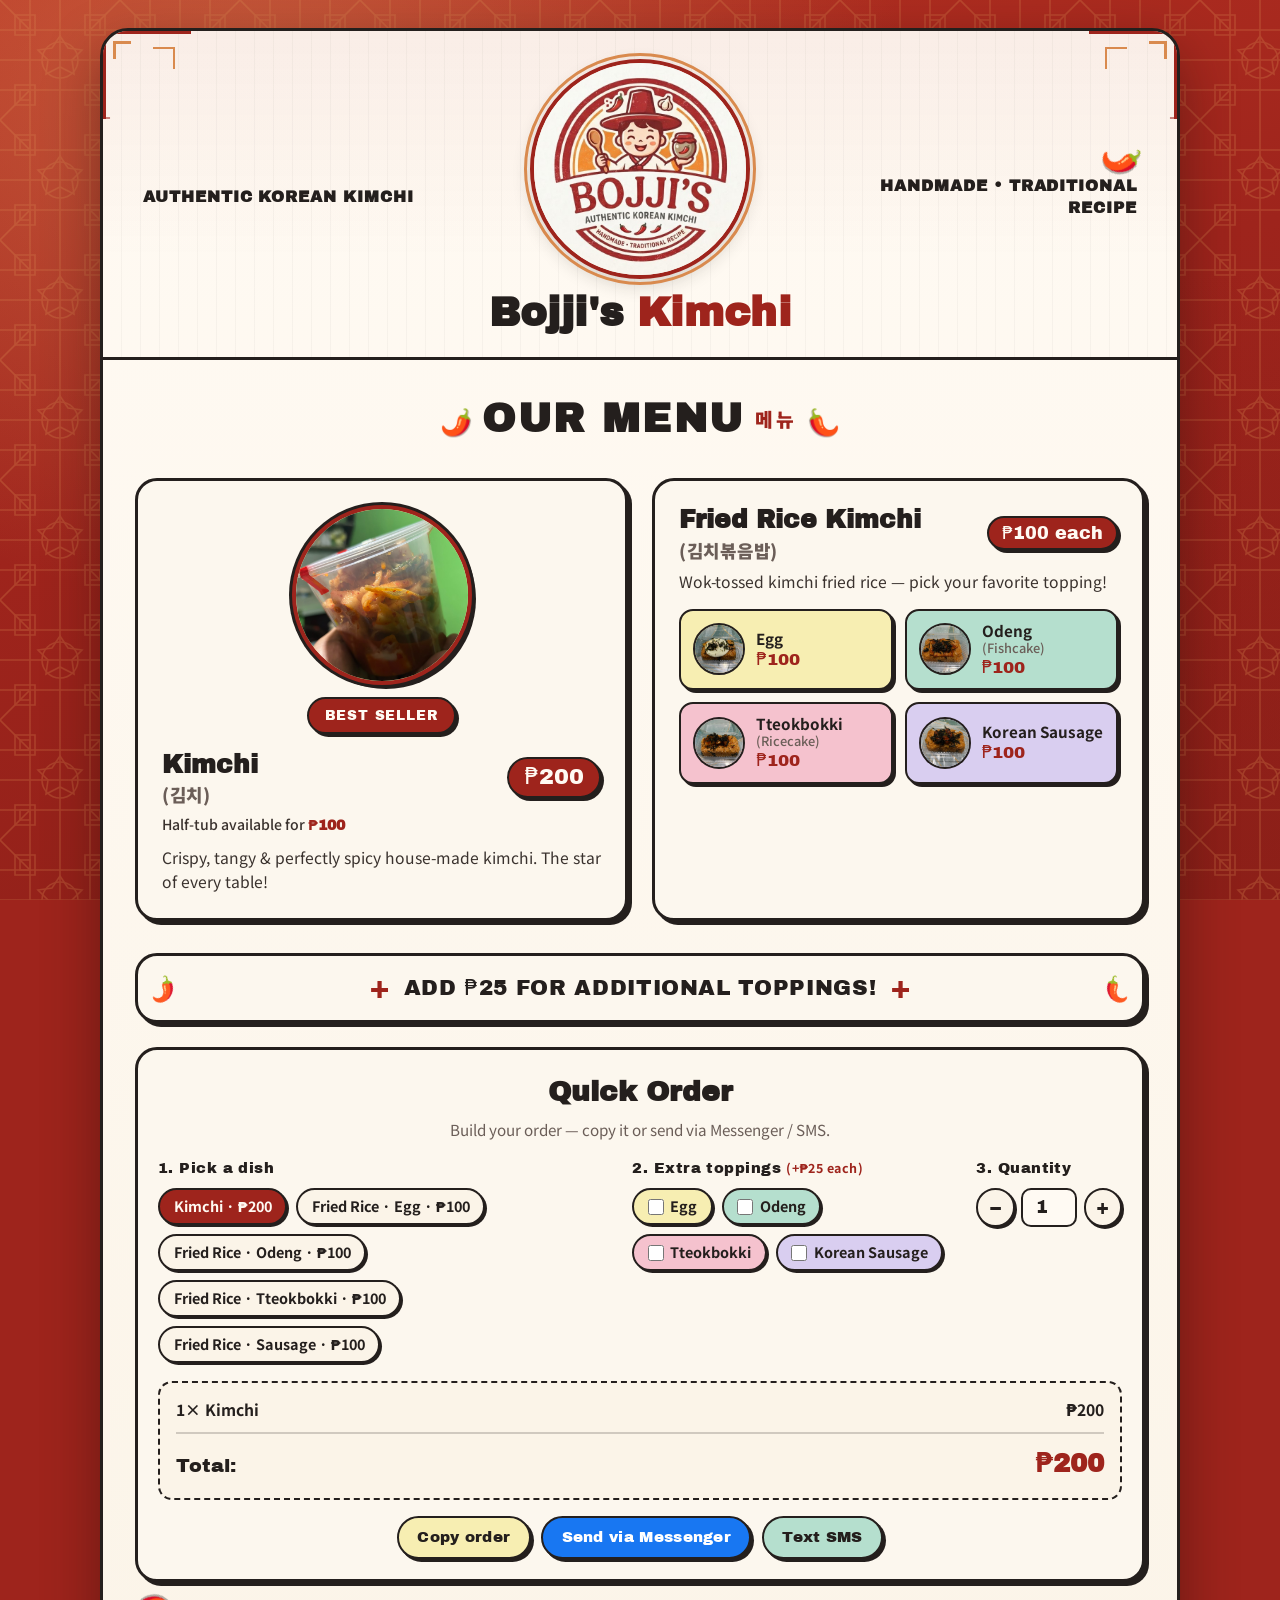
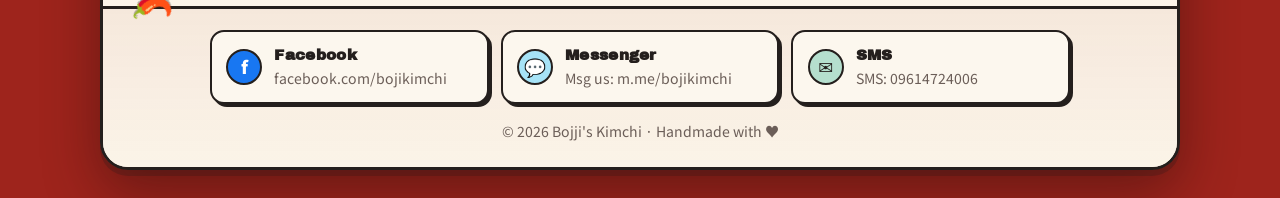
<file: index.html>
<!DOCTYPE html>
<html lang="en">
<head>
  <meta charset="UTF-8" />
  <meta name="viewport" content="width=device-width, initial-scale=1.0" />
  <meta name="description" content="Bojji's Kimchi — Authentic Korean Kimchi. Handmade · Traditional Recipe. Kimchi and kimchi fried rice with toppings." />
  <title>Bojji's Kimchi — Authentic Korean Kimchi</title>
  <link rel="preconnect" href="https://fonts.googleapis.com" />
  <link rel="preconnect" href="https://fonts.gstatic.com" crossorigin />
  <link href="https://fonts.googleapis.com/css2?family=Archivo+Black&family=Noto+Sans+KR:wght@400;500;700;900&display=swap" rel="stylesheet" />
  <link rel="stylesheet" href="styles.css" />
  <link rel="icon" type="image/jpeg" href="logo.jpeg" />
</head>
<body>
  <!-- Ornamental corner motifs inside the cream sheet (changsal/dancheong) -->
  <div class="sheet">
    <span class="changsal changsal--tl" aria-hidden="true"></span>
    <span class="changsal changsal--tr" aria-hidden="true"></span>
    <span class="chili-decor chili-decor--ur" aria-hidden="true">🌶️</span>
    <span class="chili-decor chili-decor--ll" aria-hidden="true">🌶️</span>

    <!-- ===== Top header bar ===== -->
    <header class="top-bar">
      <div class="top-bar__side top-bar__side--left">
        <p class="tagline">AUTHENTIC KOREAN KIMCHI</p>
      </div>

      <div class="top-bar__logo">
        <img class="logo-emblem" src="logo-square.jpeg" alt="Bojji's Kimchi circular emblem — cheerful character in traditional attire holding a wooden spoon and kimchi jar" width="600" height="600" />
        <h1 class="brand">Bojji's <span>Kimchi</span></h1>
      </div>

      <div class="top-bar__side top-bar__side--right">
        <p class="tagline">HANDMADE • TRADITIONAL RECIPE</p>
      </div>
    </header>

    <main>
      <!-- ===== Section title ===== -->
      <div class="section-head">
        <span class="chili" aria-hidden="true">🌶️</span>
        <h2 class="section-title">OUR MENU</h2>
        <span class="section-hangul" aria-hidden="true">메뉴</span>
        <span class="chili chili--flip" aria-hidden="true">🌶️</span>
      </div>

      <!-- ===== 2-column menu grid ===== -->
      <div class="menu-grid">
        <!-- Left: Kimchi -->
        <article class="menu-card menu-card--kimchi">
          <div class="menu-card__media">
            <div class="photo-ring">
              <img src="images/kimchi.jpeg" alt="House-made kimchi in a clear deli container" loading="lazy" width="400" height="400" />
            </div>
            <span class="badge-best">BEST SELLER</span>
          </div>

          <div class="menu-card__body">
            <div class="menu-card__title-row">
              <h3 class="menu-card__title">Kimchi <span class="hangul">(김치)</span></h3>
              <span class="price-pill">₱200</span>
            </div>
            <p class="price-note">Half-tub available for <strong>₱100</strong></p>
            <p class="menu-card__desc">Crispy, tangy &amp; perfectly spicy house-made kimchi. The star of every table!</p>
          </div>
        </article>

        <!-- Right: Fried Rice Kimchi -->
        <article class="menu-card menu-card--rice">
          <div class="menu-card__body">
            <div class="menu-card__title-row">
              <h3 class="menu-card__title">Fried Rice Kimchi <span class="hangul">(김치볶음밥)</span></h3>
              <span class="price-pill price-pill--sm">₱100 each</span>
            </div>
            <p class="menu-card__desc">Wok-tossed kimchi fried rice — pick your favorite topping!</p>

            <!-- 2×2 topping grid -->
            <ul class="topping-grid">
              <li class="topping topping--egg">
                <img class="topping__photo" src="images/Egg.jpeg" alt="Kimchi fried rice with egg" loading="lazy" width="80" height="80" />
                <div class="topping__meta">
                  <span class="topping__name">Egg</span>
                  <span class="topping__price">₱100</span>
                </div>
              </li>
              <li class="topping topping--odeng">
                <img class="topping__photo" src="images/Odeng.jpeg" alt="Kimchi fried rice with odeng fishcake" loading="lazy" width="80" height="80" />
                <div class="topping__meta">
                  <span class="topping__name">Odeng <small>(Fishcake)</small></span>
                  <span class="topping__price">₱100</span>
                </div>
              </li>
              <li class="topping topping--tteok">
                <img class="topping__photo" src="images/Tteokbokki.jpeg" alt="Kimchi fried rice with tteokbokki ricecake" loading="lazy" width="80" height="80" />
                <div class="topping__meta">
                  <span class="topping__name">Tteokbokki <small>(Ricecake)</small></span>
                  <span class="topping__price">₱100</span>
                </div>
              </li>
              <li class="topping topping--sausage">
                <img class="topping__photo" src="images/Sausage.jpeg" alt="Kimchi fried rice with Korean sausage" loading="lazy" width="80" height="80" />
                <div class="topping__meta">
                  <span class="topping__name">Korean Sausage</span>
                  <span class="topping__price">₱100</span>
                </div>
              </li>
            </ul>
          </div>
        </article>
      </div>

      <!-- ===== Additional toppings callout ===== -->
      <div class="callout" role="note">
        <span class="callout__mark" aria-hidden="true">+</span>
        <p class="callout__text">ADD ₱25 FOR ADDITIONAL TOPPINGS!</p>
        <span class="callout__mark" aria-hidden="true">+</span>
      </div>

      <!-- ===== Interactive order builder ===== -->
      <section class="order" id="order" aria-labelledby="order-heading">
        <div class="order__head">
          <h2 id="order-heading" class="order__title">Quick Order</h2>
          <p class="order__sub">Build your order — copy it or send via Messenger / SMS.</p>
        </div>

        <div class="order__grid">
          <div class="order__pick">
            <p class="order__label">1. Pick a dish</p>
            <div class="chip-row" role="radiogroup" aria-label="Dish">
              <button type="button" class="chip chip--dish is-active" data-dish="Kimchi" data-price="200" aria-pressed="true">Kimchi · ₱200</button>
              <button type="button" class="chip chip--dish" data-dish="Fried Rice — Egg" data-price="100" aria-pressed="false">Fried Rice · Egg · ₱100</button>
              <button type="button" class="chip chip--dish" data-dish="Fried Rice — Odeng" data-price="100" aria-pressed="false">Fried Rice · Odeng · ₱100</button>
              <button type="button" class="chip chip--dish" data-dish="Fried Rice — Tteokbokki" data-price="100" aria-pressed="false">Fried Rice · Tteokbokki · ₱100</button>
              <button type="button" class="chip chip--dish" data-dish="Fried Rice — Korean Sausage" data-price="100" aria-pressed="false">Fried Rice · Sausage · ₱100</button>
            </div>
          </div>

          <div class="order__extras">
            <p class="order__label">2. Extra toppings <span class="order__hint">(+₱25 each)</span></p>
            <div class="chip-row">
              <label class="chip chip--extra chip--egg"><input type="checkbox" data-extra="Egg" /> Egg</label>
              <label class="chip chip--extra chip--odeng"><input type="checkbox" data-extra="Odeng" /> Odeng</label>
              <label class="chip chip--extra chip--tteok"><input type="checkbox" data-extra="Tteokbokki" /> Tteokbokki</label>
              <label class="chip chip--extra chip--sausage"><input type="checkbox" data-extra="Korean Sausage" /> Korean Sausage</label>
            </div>
          </div>

          <div class="order__qty">
            <p class="order__label">3. Quantity</p>
            <div class="qty">
              <button type="button" class="qty__btn" id="qty-minus" aria-label="Decrease quantity">−</button>
              <input type="number" id="qty" class="qty__input" value="1" min="1" max="99" inputmode="numeric" aria-label="Quantity" />
              <button type="button" class="qty__btn" id="qty-plus" aria-label="Increase quantity">+</button>
            </div>
          </div>
        </div>

        <div class="order__summary">
          <div class="order__lines" id="summary-lines" aria-live="polite"></div>
          <p class="order__total">Total: <strong id="summary-total">₱200</strong></p>
        </div>

        <div class="order__actions">
          <button type="button" class="btn btn--copy" id="btn-copy">Copy order</button>
          <a class="btn btn--msg" id="btn-msg" href="https://m.me/bojikimchi" target="_blank" rel="noopener noreferrer">Send via Messenger</a>
          <a class="btn btn--sms" id="btn-sms" href="sms:09614724006">Text SMS</a>
        </div>
        <p class="order__toast" id="order-toast" hidden>Copied to clipboard!</p>
      </section>
    </main>

    <!-- ===== Footer / order channels ===== -->
    <footer class="footer">
      <div class="footer__channels">
        <a class="channel channel--fb" href="https://www.facebook.com/bojikimchi/" target="_blank" rel="noopener noreferrer">
          <span class="channel__icon" aria-hidden="true">f</span>
          <span class="channel__text">
            <strong>Facebook</strong>
            <span>facebook.com/bojikimchi</span>
          </span>
        </a>
        <a class="channel channel--msg" href="https://m.me/bojikimchi" target="_blank" rel="noopener noreferrer">
          <span class="channel__icon" aria-hidden="true">💬</span>
          <span class="channel__text">
            <strong>Messenger</strong>
            <span>Msg us: m.me/bojikimchi</span>
          </span>
        </a>
        <a class="channel channel--sms" href="sms:09614724006">
          <span class="channel__icon" aria-hidden="true">✉️</span>
          <span class="channel__text">
            <strong>SMS</strong>
            <span>SMS: 09614724006</span>
          </span>
        </a>
      </div>
      <p class="footer__copy">© <span id="year"></span> Bojji's Kimchi · Handmade with ♥</p>
    </footer>
  </div>

  <script>
    document.getElementById("year").textContent = new Date().getFullYear();

    const EXTRA_PRICE = 25;
    const dishChips = document.querySelectorAll(".chip--dish");
    const extraChecks = document.querySelectorAll(".chip--extra input");
    const qtyInput = document.getElementById("qty");
    const summaryLines = document.getElementById("summary-lines");
    const summaryTotal = document.getElementById("summary-total");
    const btnCopy = document.getElementById("btn-copy");
    const btnMsg = document.getElementById("btn-msg");
    const btnSms = document.getElementById("btn-sms");
    const toast = document.getElementById("order-toast");

    let dish = { name: "Kimchi", price: 200 };

    function php(n) {
      return "₱" + n.toLocaleString("en-PH");
    }

    function selectedExtras() {
      return Array.from(extraChecks)
        .filter((c) => c.checked)
        .map((c) => c.dataset.extra);
    }

    function orderText() {
      const qty = Math.max(1, parseInt(qtyInput.value, 10) || 1);
      const extras = selectedExtras();
      const lines = [];
      lines.push("Bojji's Kimchi order");
      lines.push(`${qty}× ${dish.name} — ${php(dish.price * qty)}`);
      if (extras.length) {
        const extraTotal = EXTRA_PRICE * extras.length * qty;
        lines.push(`Extra toppings (${extras.join(", ")}) — ${php(extraTotal)}`);
      }
      const total = dish.price * qty + EXTRA_PRICE * extras.length * qty;
      lines.push(`Total: ${php(total)}`);
      lines.push("Thank you! 🌶️");
      return lines.join("\n");
    }

    function render() {
      const qty = Math.max(1, parseInt(qtyInput.value, 10) || 1);
      if (String(qty) !== qtyInput.value) qtyInput.value = qty;
      const extras = selectedExtras();
      const extraTotal = EXTRA_PRICE * extras.length * qty;
      const total = dish.price * qty + extraTotal;

      const parts = [
        `<div class="sum-line"><span>${qty}× ${dish.name}</span><span>${php(dish.price * qty)}</span></div>`,
      ];
      if (extras.length) {
        parts.push(
          `<div class="sum-line sum-line--muted"><span>+ ${extras.join(", ")} (${php(EXTRA_PRICE)} each${qty > 1 ? " × " + qty : ""})</span><span>${php(extraTotal)}</span></div>`
        );
      }
      summaryLines.innerHTML = parts.join("");
      summaryTotal.textContent = php(total);

      const text = encodeURIComponent(orderText());
      btnMsg.href = "https://m.me/bojikimchi?text=" + text;
      btnSms.href = "sms:09614724006?body=" + text;
    }

    dishChips.forEach((btn) => {
      btn.addEventListener("click", () => {
        dishChips.forEach((b) => {
          b.classList.remove("is-active");
          b.setAttribute("aria-pressed", "false");
        });
        btn.classList.add("is-active");
        btn.setAttribute("aria-pressed", "true");
        dish = { name: btn.dataset.dish, price: Number(btn.dataset.price) };
        render();
      });
    });

    extraChecks.forEach((c) => c.addEventListener("change", render));
    qtyInput.addEventListener("input", render);
    document.getElementById("qty-minus").addEventListener("click", () => {
      qtyInput.value = Math.max(1, (parseInt(qtyInput.value, 10) || 1) - 1);
      render();
    });
    document.getElementById("qty-plus").addEventListener("click", () => {
      qtyInput.value = Math.min(99, (parseInt(qtyInput.value, 10) || 1) + 1);
      render();
    });

    btnCopy.addEventListener("click", async () => {
      try {
        await navigator.clipboard.writeText(orderText());
      } catch {
        const ta = document.createElement("textarea");
        ta.value = orderText();
        document.body.appendChild(ta);
        ta.select();
        document.execCommand("copy");
        ta.remove();
      }
      toast.hidden = false;
      setTimeout(() => (toast.hidden = true), 1800);
    });

    render();
  </script>
</body>
</html>
</file>
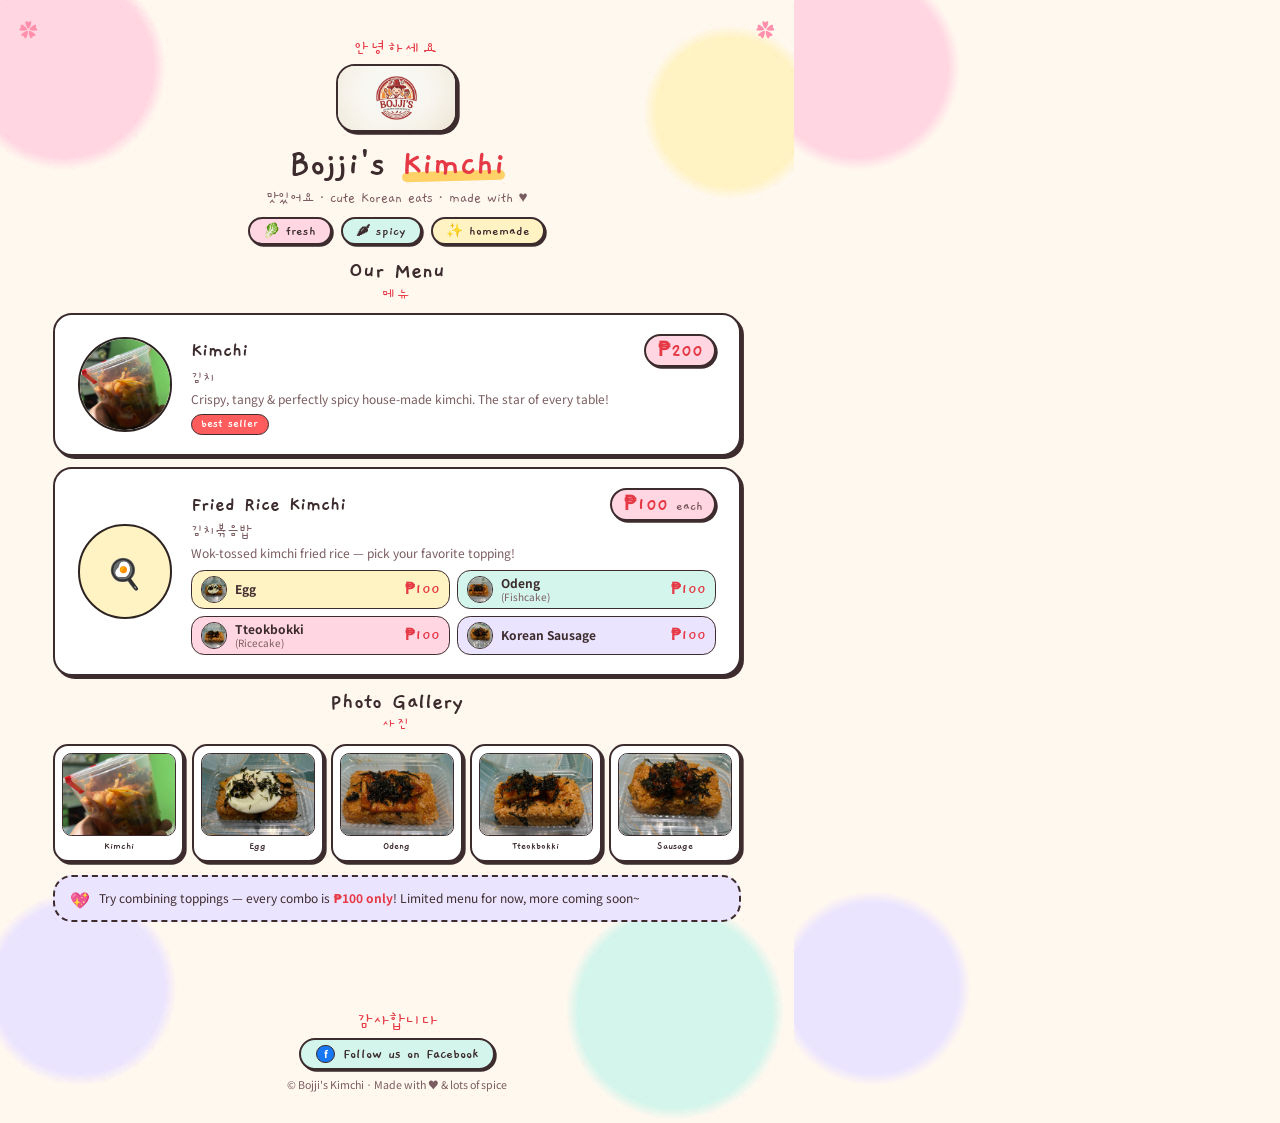
<file: menu-print.html>
<!DOCTYPE html>
<html lang="en">
<head>
  <meta charset="UTF-8" />
  <title>Bojji's Kimchi — Menu</title>
  <link rel="preconnect" href="https://fonts.googleapis.com" />
  <link rel="preconnect" href="https://fonts.gstatic.com" crossorigin />
  <link href="https://fonts.googleapis.com/css2?family=Gaegu:wght@400;700&family=Noto+Sans+KR:wght@400;500;700&display=swap" rel="stylesheet" />
  <style>
    @page {
      size: A4;
      margin: 0;
    }

    * {
      box-sizing: border-box;
      margin: 0;
      padding: 0;
    }

    html, body {
      width: 210mm;
      min-height: 297mm;
    }

    body {
      font-family: "Noto Sans KR", system-ui, sans-serif;
      color: #3d2c2e;
      background:
        radial-gradient(circle at 8% 6%, #ffd6e2 0 7%, transparent 8%),
        radial-gradient(circle at 92% 10%, #fff3c4 0 6%, transparent 7%),
        radial-gradient(circle at 85% 90%, #d4f5ec 0 8%, transparent 9%),
        radial-gradient(circle at 10% 88%, #ebe4ff 0 7%, transparent 8%),
        #fff8ef;
      -webkit-print-color-adjust: exact;
      print-color-adjust: exact;
    }

    .page {
      position: relative;
      width: 210mm;
      min-height: 297mm;
      padding: 10mm 14mm 8mm;
      display: flex;
      flex-direction: column;
    }

    .page::before {
      content: "";
      position: absolute;
      inset: 0;
      background-image: radial-gradient(rgba(255, 93, 93, 0.08) 1.1px, transparent 1.1px);
      background-size: 16px 16px;
      pointer-events: none;
    }

    .inner {
      position: relative;
      z-index: 1;
      display: flex;
      flex-direction: column;
      flex: 1;
    }

    /* ===== Header ===== */
    .header {
      text-align: center;
      margin-bottom: 3.5mm;
    }

    .hangul-top {
      font-family: "Gaegu", cursive;
      font-size: 13pt;
      color: #e63946;
      letter-spacing: 0.18em;
      margin-bottom: 1.5mm;
    }

    .logo {
      width: 32mm;
      height: auto;
      border-radius: 5mm;
      border: 2pt solid #3d2c2e;
      box-shadow: 2pt 2pt 0 #3d2c2e;
      background: #fff1dc;
      margin: 0 auto 2mm;
    }

    h1 {
      font-family: "Gaegu", cursive;
      font-size: 28pt;
      font-weight: 700;
      line-height: 1.05;
      color: #3d2c2e;
    }

    h1 span {
      color: #e63946;
      position: relative;
    }

    h1 span::after {
      content: "";
      position: absolute;
      left: 0;
      right: 0;
      bottom: 0.05em;
      height: 0.26em;
      background: #ffd166;
      z-index: -1;
      border-radius: 999px;
      transform: rotate(-1.5deg);
    }

    .subtitle {
      font-family: "Gaegu", cursive;
      font-size: 11.5pt;
      color: #7a5c60;
      margin-top: 1mm;
    }

    .badges {
      display: flex;
      justify-content: center;
      gap: 2.5mm;
      margin-top: 2.5mm;
    }

    .badge {
      font-family: "Gaegu", cursive;
      font-size: 10.5pt;
      font-weight: 700;
      padding: 0.8mm 3.5mm;
      border-radius: 999px;
      border: 1.5pt solid #3d2c2e;
      box-shadow: 1.3pt 1.3pt 0 #3d2c2e;
    }

    .badge-pink { background: #ffd6e2; }
    .badge-mint { background: #d4f5ec; }
    .badge-yellow { background: #fff3c4; }

    /* ===== Section titles ===== */
    .section-title {
      text-align: center;
      margin-bottom: 2.5mm;
    }

    .section-title h2 {
      font-family: "Gaegu", cursive;
      font-size: 18pt;
      font-weight: 700;
      line-height: 1.1;
    }

    .section-title .sub {
      font-family: "Gaegu", cursive;
      font-size: 11pt;
      color: #e63946;
      letter-spacing: 0.2em;
    }

    /* ===== Menu cards ===== */
    .menu {
      display: flex;
      flex-direction: column;
      gap: 3mm;
      margin-bottom: 3.5mm;
    }

    .card {
      display: flex;
      gap: 5mm;
      align-items: center;
      background: #ffffff;
      border: 2pt solid #3d2c2e;
      border-radius: 5mm;
      padding: 5mm 6mm;
      box-shadow: 2.2pt 2.2pt 0 #3d2c2e;
    }

    .card-kimchi .card-icon { background: #d4f5ec; }
    .card-rice .card-icon { background: #fff3c4; }

    .card-photo {
      width: 25mm;
      height: 25mm;
      min-width: 25mm;
      min-height: 25mm;
      border-radius: 9999px;
      overflow: hidden;
      border: 1.5pt solid #2d2422;
      flex-shrink: 0;
      background: #fef3c7;
    }

    .card-photo img {
      width: 100%;
      height: 100%;
      object-fit: cover;
      object-position: center;
      display: block;
    }

    .card-icon {
      width: 25mm;
      height: 25mm;
      min-width: 25mm;
      min-height: 25mm;
      border-radius: 9999px;
      overflow: hidden;
      border: 1.5pt solid #2d2422;
      display: flex;
      align-items: center;
      justify-content: center;
      font-size: 22pt;
      line-height: 1;
      flex-shrink: 0;
      background: #fef3c7;
    }

    .topping-photo {
      width: 7mm;
      height: 7mm;
      object-fit: cover;
      border-radius: 50%;
      border: 1.2pt solid #3d2c2e;
      flex-shrink: 0;
      background: #fff1dc;
    }

    .card-body { flex: 1; min-width: 0; }

    .card-top {
      display: flex;
      justify-content: space-between;
      align-items: baseline;
      gap: 3mm;
    }

    .card-top h3 {
      font-family: "Gaegu", cursive;
      font-size: 16pt;
      font-weight: 700;
      line-height: 1.15;
    }

    .price {
      font-family: "Gaegu", cursive;
      font-size: 15pt;
      font-weight: 700;
      color: #e63946;
      background: #ffd6e2;
      border: 1.5pt solid #3d2c2e;
      border-radius: 999px;
      padding: 0.3mm 3mm;
      white-space: nowrap;
      box-shadow: 1.3pt 1.3pt 0 #3d2c2e;
    }

    .price small {
      font-size: 0.7em;
      color: #7a5c60;
    }

    .hangul {
      font-family: "Gaegu", cursive;
      font-size: 11pt;
      color: #7a5c60;
      margin-top: 0.3mm;
    }

    .desc {
      font-size: 9pt;
      color: #7a5c60;
      margin-top: 1mm;
      line-height: 1.4;
    }

    .tag {
      display: inline-block;
      margin-top: 1.5mm;
      font-family: "Gaegu", cursive;
      font-size: 10pt;
      font-weight: 700;
      padding: 0.4mm 2.5mm;
      border-radius: 999px;
      border: 1.3pt solid #3d2c2e;
      background: #ff5d5d;
      color: #fff;
    }

    /* toppings */
    .toppings {
      list-style: none;
      display: grid;
      grid-template-columns: 1fr 1fr;
      gap: 1.8mm;
      margin-top: 2.2mm;
    }

    .topping {
      display: flex;
      align-items: center;
      gap: 2mm;
      border: 1.4pt solid #3d2c2e;
      border-radius: 3.5mm;
      padding: 1.4mm 2.4mm;
    }

    .topping:nth-child(1) { background: #fff3c4; }
    .topping:nth-child(2) { background: #d4f5ec; }
    .topping:nth-child(3) { background: #ffd6e2; }
    .topping:nth-child(4) { background: #ebe4ff; }

    .topping-emoji {
      font-size: 11pt;
      line-height: 1;
      width: 6mm;
      text-align: center;
      flex-shrink: 0;
    }

    .topping-name {
      flex: 1;
      font-size: 9pt;
      font-weight: 700;
      line-height: 1.2;
    }

    .topping-name small {
      display: block;
      font-weight: 400;
      font-size: 7.5pt;
      color: #7a5c60;
    }

    .topping-price {
      font-family: "Gaegu", cursive;
      font-size: 12pt;
      font-weight: 700;
      color: #e63946;
    }

    /* ===== Gallery ===== */
    .gallery-grid {
      display: grid;
      grid-template-columns: repeat(4, 1fr);
      gap: 2.5mm;
      margin-bottom: 3.5mm;
    }

    .gallery-grid--5 {
      grid-template-columns: repeat(5, 1fr);
      gap: 2mm;
    }

    .gallery-item {
      background: #ffffff;
      border: 2pt solid #3d2c2e;
      border-radius: 4mm;
      padding: 1.8mm;
      box-shadow: 2pt 2pt 0 #3d2c2e;
      margin: 0;
    }

    .gallery-item img {
      width: 100%;
      height: 24mm;
      object-fit: cover;
      border-radius: 2.5mm;
      border: 1.4pt solid #3d2c2e;
      background: #fff1dc;
      display: block;
    }

    .gallery-grid--5 .gallery-item img {
      height: 22mm;
    }

    .gallery-grid--5 .gallery-item figcaption {
      font-size: 8.5pt;
    }

    .gallery-item figcaption {
      font-family: "Gaegu", cursive;
      font-size: 10pt;
      font-weight: 700;
      text-align: center;
      margin-top: 1.2mm;
      color: #3d2c2e;
      line-height: 1.15;
    }

    /* ===== Note ===== */
    .note {
      background: #ebe4ff;
      border: 1.8pt dashed #3d2c2e;
      border-radius: 5mm;
      padding: 2.5mm 4mm;
      display: flex;
      align-items: center;
      gap: 2.5mm;
      margin-bottom: 3mm;
    }

    .note-emoji { font-size: 12pt; flex-shrink: 0; }

    .note p {
      font-size: 9pt;
      line-height: 1.4;
      color: #3d2c2e;
    }

    .note strong { color: #e63946; }

    /* ===== Footer ===== */
    .footer {
      margin-top: auto;
      padding-top: 2mm;
      text-align: center;
    }

    .footer-hangul {
      font-family: "Gaegu", cursive;
      font-size: 14pt;
      color: #e63946;
      margin-bottom: 1.5mm;
    }

    .fb {
      display: inline-flex;
      align-items: center;
      gap: 2mm;
      font-family: "Gaegu", cursive;
      font-size: 11.5pt;
      font-weight: 700;
      color: #3d2c2e;
      text-decoration: none;
      background: #d4f5ec;
      border: 1.5pt solid #3d2c2e;
      border-radius: 999px;
      padding: 1mm 4mm;
      box-shadow: 1.3pt 1.3pt 0 #3d2c2e;
      margin-bottom: 2mm;
    }

    .fb-icon {
      display: inline-flex;
      align-items: center;
      justify-content: center;
      width: 5mm;
      height: 5mm;
      border-radius: 50%;
      background: #1877f2;
      color: #fff;
      font-family: "Noto Sans KR", sans-serif;
      font-weight: 700;
      font-size: 7.5pt;
      border: 1.2pt solid #3d2c2e;
      font-style: normal;
    }

    .copy {
      font-size: 8pt;
      color: #7a5c60;
    }

    .corner {
      position: absolute;
      font-size: 14pt;
      color: #ff8fab;
      z-index: 1;
    }
    .corner-tl { top: 4mm; left: 5mm; }
    .corner-tr { top: 4mm; right: 5mm; }
  </style>
</head>
<body>
  <div class="page">
    <span class="corner corner-tl" aria-hidden="true">✿</span>
    <span class="corner corner-tr" aria-hidden="true">✿</span>

    <div class="inner">
      <header class="header">
        <p class="hangul-top">안녕하세요</p>
        <img class="logo" src="logo.jpeg" alt="Bojji's logo" />
        <h1>Bojji's <span>Kimchi</span></h1>
        <p class="subtitle">맛있어요 · cute Korean eats · made with ♥</p>
        <div class="badges">
          <span class="badge badge-pink">🥬 fresh</span>
          <span class="badge badge-mint">🌶 spicy</span>
          <span class="badge badge-yellow">✨ homemade</span>
        </div>
      </header>

      <div class="section-title">
        <h2>Our Menu</h2>
        <p class="sub">메뉴</p>
      </div>

      <section class="menu">
        <article class="card card-kimchi">
          <div class="card-photo">
            <img src="images/kimchi.jpeg" alt="Kimchi" />
          </div>
          <div class="card-body">
            <div class="card-top">
              <h3>Kimchi</h3>
              <span class="price">₱200</span>
            </div>
            <p class="hangul">김치</p>
            <p class="desc">Crispy, tangy &amp; perfectly spicy house-made kimchi. The star of every table!</p>
            <span class="tag">best seller</span>
          </div>
        </article>

        <article class="card card-rice">
          <div class="card-icon" aria-hidden="true">🍳</div>
          <div class="card-body">
            <div class="card-top">
              <h3>Fried Rice Kimchi</h3>
              <span class="price">₱100 <small>each</small></span>
            </div>
            <p class="hangul">김치볶음밥</p>
            <p class="desc">Wok-tossed kimchi fried rice — pick your favorite topping!</p>
            <ul class="toppings">
              <li class="topping">
                <img class="topping-photo" src="images/Egg.jpeg" alt="" />
                <span class="topping-name">Egg</span>
                <span class="topping-price">₱100</span>
              </li>
              <li class="topping">
                <img class="topping-photo" src="images/Odeng.jpeg" alt="" />
                <span class="topping-name">Odeng <small>(Fishcake)</small></span>
                <span class="topping-price">₱100</span>
              </li>
              <li class="topping">
                <img class="topping-photo" src="images/Tteokbokki.jpeg" alt="" />
                <span class="topping-name">Tteokbokki <small>(Ricecake)</small></span>
                <span class="topping-price">₱100</span>
              </li>
              <li class="topping">
                <img class="topping-photo" src="images/Sausage.jpeg" alt="" />
                <span class="topping-name">Korean Sausage</span>
                <span class="topping-price">₱100</span>
              </li>
            </ul>
          </div>
        </article>
      </section>

      <div class="section-title">
        <h2>Photo Gallery</h2>
        <p class="sub">사진</p>
      </div>

      <section class="gallery-grid gallery-grid--5">
        <figure class="gallery-item">
          <img src="images/kimchi.jpeg" alt="Kimchi" />
          <figcaption>Kimchi</figcaption>
        </figure>
        <figure class="gallery-item">
          <img src="images/Egg.jpeg" alt="Fried rice with egg" />
          <figcaption>Egg</figcaption>
        </figure>
        <figure class="gallery-item">
          <img src="images/Odeng.jpeg" alt="Fried rice with odeng" />
          <figcaption>Odeng</figcaption>
        </figure>
        <figure class="gallery-item">
          <img src="images/Tteokbokki.jpeg" alt="Fried rice with tteokbokki" />
          <figcaption>Tteokbokki</figcaption>
        </figure>
        <figure class="gallery-item">
          <img src="images/Sausage.jpeg" alt="Fried rice with Korean sausage" />
          <figcaption>Sausage</figcaption>
        </figure>
      </section>

      <aside class="note">
        <span class="note-emoji" aria-hidden="true">💖</span>
        <p>Try combining toppings — every combo is <strong>₱100 only</strong>! Limited menu for now, more coming soon~</p>
      </aside>

      <footer class="footer">
        <p class="footer-hangul">감사합니다</p>
        <a class="fb" href="https://www.facebook.com/share/19oVDJXUGh/?mibextid=wwXIfr">
          <span class="fb-icon">f</span>
          Follow us on Facebook
        </a>
        <p class="copy">© Bojji's Kimchi · Made with ♥ &amp; lots of spice</p>
      </footer>
    </div>
  </div>
</body>
</html>
</file>
<file: styles.css>
/* ===== Tokens — Bojji's Kimchi tarpaulin theme ===== */
:root {
  --crimson: #9e241c;
  --crimson-mid: #b83222;
  --crimson-deep: #8c1f18;
  --gold: #d98a4e;
  --gold-soft: #e5a96c;
  --cream: #fbf4e8;
  --cream-card: #fcf7ee;
  --ink: #241f1d;
  --ink-soft: #3a322e;
  --ink-muted: #6b5e58;

  --egg: #f7eeb2;
  --odeng: #b5dfce;
  --tteok: #f5c2ce;
  --sausage: #d9cef0;

  --border: 3px solid var(--ink);
  --shadow: 4px 4px 0 var(--ink);
  --shadow-lg: 6px 6px 0 var(--ink);
  --radius: 22px;
  --radius-sm: 14px;
  --font-display: "Archivo Black", "Noto Sans KR", system-ui, sans-serif;
  --font-body: "Noto Sans KR", system-ui, sans-serif;
}

/* ===== Reset ===== */
*,
*::before,
*::after {
  box-sizing: border-box;
  margin: 0;
  padding: 0;
}

html {
  scroll-behavior: smooth;
  overflow-x: hidden;
  max-width: 100vw;
}

/*
  Outer canvas: crimson/terracotta with warm-gold Korean lattice/scrollwork.
  Pattern is a low-opacity SVG tile (dancheong-inspired geometry) over a
  deep red gradient — festive tarpaulin, not flat brown.
*/
body {
  font-family: var(--font-body);
  color: var(--ink);
  min-height: 100vh;
  line-height: 1.55;
  background-color: #9e241c;
  background-image:
    url("data:image/svg+xml,%3Csvg xmlns='http://www.w3.org/2000/svg' width='120' height='120' viewBox='0 0 120 120'%3E%3Cg fill='none' stroke='%23D98A4E' stroke-width='1.6' opacity='0.28'%3E%3Cpath d='M0 30h120M0 60h120M0 90h120M30 0v120M60 0v120M90 0v120'/%3E%3Cpath d='M0 0l30 30M120 0L90 30M0 120l30-30M120 120L90 90'/%3E%3Ccircle cx='60' cy='60' r='18'/%3E%3Cpath d='M60 36l8 12 14 2-10 10 2 14-14-7-14 7 2-14-10-10 14-2z'/%3E%3Cpath d='M15 15h20v20H15zM85 15h20v20H85zM15 85h20v20H15zM85 85h20v20H85z'/%3E%3Cpath d='M20 20h10v10H20zM90 20h10v10H90zM20 90h10v10H20zM90 90h10v10H90z'/%3E%3C/g%3E%3C/svg%3E"),
    radial-gradient(ellipse at 20% 10%, rgba(229, 169, 108, 0.35), transparent 45%),
    radial-gradient(ellipse at 80% 90%, rgba(140, 31, 24, 0.55), transparent 50%),
    linear-gradient(165deg, #b83222 0%, #9e241c 45%, #8c1f18 100%);
  background-size: 120px 120px, auto, auto, auto;
  background-attachment: fixed;
  overflow-x: hidden;
  width: 100%;
  max-width: 100vw;
}

img {
  max-width: 100%;
  display: block;
}

button,
input {
  font: inherit;
  color: inherit;
}

a {
  color: inherit;
}

/* ===== Cream menu sheet ===== */
.sheet {
  position: relative;
  z-index: 1;
  width: min(1080px, calc(100% - 28px));
  max-width: calc(100vw - 28px);
  margin: 28px auto;
  background:
    linear-gradient(180deg, #fffaf3 0%, var(--cream) 100%);
  border: 3px solid var(--ink);
  border-radius: 28px;
  box-shadow:
    0 22px 55px rgba(40, 12, 8, 0.45),
    0 6px 0 rgba(36, 31, 29, 0.25);
  overflow: hidden;
}

/* ===== Changsal / dancheong corner lattice (inside cream sheet) ===== */
.changsal {
  position: absolute;
  z-index: 3;
  width: 72px;
  height: 72px;
  pointer-events: none;
  background:
    linear-gradient(var(--crimson), var(--crimson)) top left / 100% 3px no-repeat,
    linear-gradient(var(--crimson), var(--crimson)) top left / 3px 100% no-repeat,
    linear-gradient(var(--crimson), var(--crimson)) top left / 42% 3px no-repeat,
    linear-gradient(var(--crimson), var(--crimson)) top left / 3px 42% no-repeat,
    linear-gradient(var(--gold), var(--gold)) top 10px left 10px / 18px 3px no-repeat,
    linear-gradient(var(--gold), var(--gold)) top 10px left 10px / 3px 18px no-repeat;
  border: 0;
}

.changsal::before,
.changsal::after {
  content: "";
  position: absolute;
  border: 2px solid var(--crimson);
}

.changsal::before {
  inset: 16px 16px auto auto;
  width: 22px;
  height: 22px;
  border-left: 0;
  border-bottom: 0;
  border-color: var(--gold);
}

.changsal::after {
  top: 0;
  left: 0;
  width: 100%;
  height: 100%;
  border-radius: 0 0 18px 0;
  border-top: 0;
  border-right: 0;
  border-color: rgba(158, 36, 28, 0.55);
  clip-path: polygon(0 0, 100% 0, 100% 8%, 8% 8%, 8% 100%, 0 100%);
}

.changsal--tl {
  top: 0;
  left: 0;
}

.changsal--tr {
  top: 0;
  right: 0;
  transform: scaleX(-1);
}

/* Extra lattice fill lines for a richer corner frame */
.changsal--tl::before {
  content: "";
}

/* ===== Chili decor on sheet ===== */
.chili-decor {
  position: absolute;
  z-index: 3;
  font-size: 1.65rem;
  line-height: 1;
  filter: drop-shadow(1px 2px 0 rgba(36, 31, 29, 0.35));
  pointer-events: none;
  user-select: none;
}

.chili-decor--ur {
  top: 96px;
  right: 22px;
  transform: rotate(35deg);
}

.chili-decor--ll {
  bottom: 120px;
  left: 18px;
  transform: rotate(-145deg);
}

/* ===== Top header bar ===== */
.top-bar {
  display: grid;
  grid-template-columns: 1fr;
  gap: 0.85rem;
  align-items: center;
  justify-items: center;
  text-align: center;
  padding: 1.75rem 1.25rem 1.25rem;
  background:
    linear-gradient(180deg, rgba(158, 36, 28, 0.06), transparent 70%),
    repeating-linear-gradient(
      90deg,
      transparent,
      transparent 18px,
      rgba(36, 31, 29, 0.035) 18px,
      rgba(36, 31, 29, 0.035) 19px
    );
  border-bottom: 3px solid var(--ink);
  position: relative;
}

.tagline {
  font-family: var(--font-display);
  font-size: clamp(0.78rem, 2.4vw, 0.98rem);
  letter-spacing: 0.06em;
  color: var(--ink);
  line-height: 1.4;
  max-width: 100%;
  overflow-wrap: normal;
  word-break: keep-all;
  hyphens: none;
  font-weight: 900;
}

.top-bar__side {
  min-width: 0;
  max-width: 100%;
}

.top-bar__logo {
  min-width: 0;
  max-width: 100%;
}

/* Circular emblem — no rectangular white card/box */
.logo-emblem {
  width: min(220px, 68vw);
  height: auto;
  aspect-ratio: 1;
  object-fit: cover;
  object-position: center;
  border-radius: 50%;
  border: 4px solid var(--crimson);
  outline: 3px solid var(--gold);
  outline-offset: 3px;
  margin: 0 auto;
  background: var(--cream);
  box-shadow: 0 6px 18px rgba(36, 31, 29, 0.18);
}

.brand {
  font-family: var(--font-display);
  font-size: clamp(1.75rem, 5vw, 2.5rem);
  line-height: 1.1;
  margin-top: 0.75rem;
  color: var(--ink);
  letter-spacing: 0.01em;
}

.brand span {
  color: var(--crimson);
}

/* ===== Section head ===== */
.section-head {
  display: flex;
  align-items: center;
  justify-content: center;
  gap: 0.65rem;
  padding: 1.75rem 1.25rem 0.5rem;
  flex-wrap: wrap;
}

.section-title {
  font-family: var(--font-display);
  font-size: clamp(1.75rem, 5vw, 2.5rem);
  letter-spacing: 0.06em;
  color: var(--ink);
}

.section-hangul {
  font-family: var(--font-body);
  font-weight: 900;
  color: var(--crimson);
  font-size: clamp(1rem, 2.5vw, 1.2rem);
  letter-spacing: 0.18em;
}

.chili {
  font-size: clamp(1.25rem, 3vw, 1.6rem);
  line-height: 1;
  filter: drop-shadow(1px 1px 0 rgba(36, 31, 29, 0.35));
}

.chili--flip {
  transform: scaleX(-1);
}

/* ===== Menu grid ===== */
.menu-grid {
  display: grid;
  grid-template-columns: 1fr;
  gap: 1.25rem;
  padding: 1rem 1.25rem 0.5rem;
}

.menu-card {
  background: var(--cream-card);
  border: 3px solid var(--ink);
  border-radius: var(--radius);
  box-shadow: var(--shadow);
  padding: 1.25rem;
  display: flex;
  flex-direction: column;
  gap: 1rem;
  transition: transform 0.18s ease, box-shadow 0.18s ease;
}

.menu-card:hover {
  transform: translateY(-3px);
  box-shadow: var(--shadow-lg);
}

.menu-card__media {
  display: flex;
  flex-direction: column;
  align-items: center;
  gap: 0.75rem;
}

.photo-ring {
  width: clamp(140px, 40vw, 180px);
  height: clamp(140px, 40vw, 180px);
  border-radius: 50%;
  overflow: hidden;
  border: 4px solid var(--crimson);
  box-shadow: 0 0 0 3px var(--ink), var(--shadow);
  background: var(--egg);
}

.photo-ring img {
  width: 100%;
  height: 100%;
  object-fit: cover;
  object-position: center;
}

.badge-best {
  font-family: var(--font-display);
  font-size: 0.85rem;
  letter-spacing: 0.06em;
  color: #fffaf3;
  background: var(--crimson);
  border: 2.5px solid var(--ink);
  border-radius: 999px;
  padding: 0.35rem 0.95rem;
  box-shadow: 3px 3px 0 var(--ink);
  white-space: nowrap;
}

.menu-card__body {
  display: flex;
  flex-direction: column;
  gap: 0.55rem;
  flex: 1;
  min-width: 0;
}

.menu-card__title-row {
  display: flex;
  flex-wrap: wrap;
  align-items: center;
  justify-content: space-between;
  gap: 0.55rem;
  min-width: 0;
  max-width: 100%;
}

.menu-card__title {
  font-family: var(--font-display);
  font-size: clamp(1.15rem, 3.5vw, 1.55rem);
  line-height: 1.25;
  color: var(--ink);
  min-width: 0;
  overflow-wrap: anywhere;
}

.menu-card__title .hangul {
  display: block;
  font-family: var(--font-body);
  font-weight: 900;
  font-size: 0.72em;
  color: var(--ink-muted);
  letter-spacing: 0.04em;
  margin-top: 0.15rem;
}

.price-pill {
  font-family: var(--font-display);
  font-size: clamp(1.15rem, 3vw, 1.4rem);
  color: #fffaf3;
  background: var(--crimson);
  border: 2.5px solid var(--ink);
  border-radius: 999px;
  padding: 0.3rem 0.95rem;
  box-shadow: 3px 3px 0 var(--ink);
  white-space: nowrap;
  line-height: 1.2;
}

.price-pill--sm {
  font-size: clamp(0.95rem, 2.5vw, 1.1rem);
  padding: 0.28rem 0.8rem;
}

.price-note {
  font-size: 0.88rem;
  color: var(--ink-soft);
  font-weight: 500;
}

.price-note strong {
  color: var(--crimson);
  font-family: var(--font-display);
  font-weight: 900;
}

.menu-card__desc {
  color: var(--ink-soft);
  font-size: 0.98rem;
}

/* ===== 2×2 topping grid ===== */
.topping-grid {
  list-style: none;
  display: grid;
  grid-template-columns: 1fr;
  gap: 0.75rem;
  margin-top: 0.35rem;
}

.topping {
  display: flex;
  align-items: center;
  gap: 0.7rem;
  border: 2.5px solid var(--ink);
  border-radius: var(--radius-sm);
  padding: 0.65rem 0.75rem;
  box-shadow: 3px 3px 0 var(--ink);
  transition: transform 0.15s ease;
}

.topping:hover {
  transform: translateY(-2px);
}

.topping--egg { background: var(--egg); }
.topping--odeng { background: var(--odeng); }
.topping--tteok { background: var(--tteok); }
.topping--sausage { background: var(--sausage); }

.topping__photo {
  width: 52px;
  height: 52px;
  min-width: 52px;
  border-radius: 50%;
  object-fit: cover;
  border: 2.5px solid var(--ink);
  background: var(--cream-card);
}

.topping__meta {
  display: flex;
  flex-direction: column;
  gap: 0.1rem;
  min-width: 0;
}

.topping__name {
  font-weight: 700;
  font-size: 0.95rem;
  line-height: 1.25;
}

.topping__name small {
  display: block;
  font-weight: 500;
  color: var(--ink-muted);
  font-size: 0.8rem;
}

.topping__price {
  font-family: var(--font-display);
  color: var(--crimson);
  font-size: 1.05rem;
  line-height: 1.2;
}

/* ===== Callout banner ===== */
.callout {
  margin: 1.5rem 1.25rem 0.5rem;
  display: flex;
  align-items: center;
  justify-content: center;
  gap: 0.85rem;
  flex-wrap: wrap;
  text-align: center;
  background: var(--cream-card);
  border: 3px solid var(--ink);
  border-radius: var(--radius);
  box-shadow: var(--shadow);
  padding: 1rem 1.15rem;
  position: relative;
}

.callout::before,
.callout::after {
  content: "🌶️";
  position: absolute;
  top: 50%;
  font-size: 1.35rem;
  opacity: 0.95;
}

.callout::before {
  left: 0.65rem;
  transform: translateY(-50%) rotate(-25deg);
}

.callout::after {
  right: 0.65rem;
  transform: translateY(-50%) scaleX(-1) rotate(-25deg);
}

.callout__mark {
  font-family: var(--font-display);
  font-size: clamp(1.5rem, 4vw, 2rem);
  color: var(--crimson);
  line-height: 1;
}

.callout__text {
  font-family: var(--font-display);
  font-size: clamp(0.9rem, 3.2vw, 1.35rem);
  letter-spacing: 0.03em;
  color: var(--ink);
  line-height: 1.3;
  max-width: 100%;
  overflow-wrap: anywhere;
}

/* ===== Order builder ===== */
.order {
  margin: 1.5rem 1.25rem;
  background: var(--cream-card);
  border: 3px solid var(--ink);
  border-radius: var(--radius);
  box-shadow: var(--shadow);
  padding: 1.25rem;
}

.order__head {
  text-align: center;
  margin-bottom: 1rem;
}

.order__title {
  font-family: var(--font-display);
  font-size: clamp(1.35rem, 3.5vw, 1.75rem);
  color: var(--ink);
}

.order__sub {
  color: var(--ink-muted);
  font-size: 0.95rem;
  margin-top: 0.25rem;
}

.order__grid {
  display: grid;
  gap: 1.1rem;
}

.order__label {
  font-family: var(--font-display);
  font-size: 0.92rem;
  letter-spacing: 0.03em;
  margin-bottom: 0.5rem;
  color: var(--ink);
}

.order__hint {
  font-family: var(--font-body);
  font-weight: 700;
  color: var(--crimson);
  font-size: 0.85em;
}

.chip-row {
  display: flex;
  flex-wrap: wrap;
  gap: 0.55rem;
}

.chip {
  appearance: none;
  border: 2.5px solid var(--ink);
  background: var(--cream);
  border-radius: 999px;
  padding: 0.45rem 0.85rem;
  font-weight: 700;
  font-size: 0.9rem;
  cursor: pointer;
  box-shadow: 2px 2px 0 var(--ink);
  transition: transform 0.12s ease, background 0.12s ease, color 0.12s ease;
  user-select: none;
  line-height: 1.3;
}

.chip:hover {
  transform: translateY(-1px);
}

.chip:active {
  transform: translateY(1px);
  box-shadow: 1px 1px 0 var(--ink);
}

.chip:focus-visible {
  outline: 3px solid var(--crimson);
  outline-offset: 2px;
}

.chip--dish.is-active {
  background: var(--crimson);
  color: #fffaf3;
}

.chip--extra {
  display: inline-flex;
  align-items: center;
  gap: 0.4rem;
  cursor: pointer;
}

.chip--extra input {
  width: 1rem;
  height: 1rem;
  accent-color: var(--crimson);
  cursor: pointer;
}

.chip--egg { background: var(--egg); }
.chip--odeng { background: var(--odeng); }
.chip--tteok { background: var(--tteok); }
.chip--sausage { background: var(--sausage); }

.chip--extra:has(input:checked) {
  outline: 3px solid var(--crimson);
  outline-offset: 1px;
}

.qty {
  display: inline-flex;
  align-items: center;
  gap: 0.4rem;
}

.qty__btn {
  width: 2.4rem;
  height: 2.4rem;
  border-radius: 50%;
  border: 2.5px solid var(--ink);
  background: var(--cream);
  font-family: var(--font-display);
  font-size: 1.25rem;
  line-height: 1;
  cursor: pointer;
  box-shadow: 2px 2px 0 var(--ink);
}

.qty__btn:hover {
  background: var(--egg);
}

.qty__btn:active {
  transform: translateY(1px);
  box-shadow: 1px 1px 0 var(--ink);
}

.qty__input {
  width: 3.5rem;
  height: 2.4rem;
  text-align: center;
  border: 2.5px solid var(--ink);
  border-radius: 10px;
  background: #fffaf3;
  font-family: var(--font-display);
  font-size: 1.1rem;
}

.order__summary {
  margin-top: 1.15rem;
  padding: 0.9rem 1rem;
  background: var(--cream);
  border: 2.5px dashed var(--ink);
  border-radius: var(--radius-sm);
}

.sum-line {
  display: flex;
  justify-content: space-between;
  gap: 1rem;
  font-weight: 700;
  font-size: 0.98rem;
}

.sum-line--muted {
  color: var(--ink-muted);
  font-weight: 500;
  font-size: 0.9rem;
  margin-top: 0.25rem;
}

.order__total {
  margin-top: 0.65rem;
  padding-top: 0.55rem;
  border-top: 2px solid rgba(36, 31, 29, 0.2);
  font-family: var(--font-display);
  font-size: 1.2rem;
  display: flex;
  justify-content: space-between;
  align-items: baseline;
}

.order__total strong {
  color: var(--crimson);
  font-size: 1.35em;
}

.order__actions {
  display: flex;
  flex-wrap: wrap;
  gap: 0.65rem;
  margin-top: 1rem;
  justify-content: center;
  min-width: 0;
}

.order__actions .btn {
  max-width: 100%;
  text-align: center;
}

.btn {
  display: inline-flex;
  align-items: center;
  justify-content: center;
  gap: 0.4rem;
  font-family: var(--font-display);
  font-size: 0.95rem;
  letter-spacing: 0.02em;
  text-decoration: none;
  border: 2.5px solid var(--ink);
  border-radius: 999px;
  padding: 0.65rem 1.15rem;
  cursor: pointer;
  box-shadow: 3px 3px 0 var(--ink);
  transition: transform 0.12s ease, box-shadow 0.12s ease;
  line-height: 1.2;
}

.btn:hover {
  transform: translateY(-2px);
  box-shadow: 4px 5px 0 var(--ink);
}

.btn:active {
  transform: translateY(1px);
  box-shadow: 1px 1px 0 var(--ink);
}

.btn:focus-visible {
  outline: 3px solid var(--crimson);
  outline-offset: 2px;
}

.btn--copy {
  background: var(--egg);
  color: var(--ink);
}

.btn--msg {
  background: #1877f2;
  color: #fff;
}

.btn--sms {
  background: var(--odeng);
  color: var(--ink);
}

.order__toast {
  text-align: center;
  margin-top: 0.75rem;
  font-weight: 700;
  color: var(--crimson);
}

/* ===== Footer ===== */
.footer {
  border-top: 3px solid var(--ink);
  background:
    linear-gradient(180deg, rgba(158, 36, 28, 0.06), transparent),
    var(--cream);
  padding: 1.35rem 1.25rem 1.5rem;
}

.footer__channels {
  display: grid;
  grid-template-columns: 1fr;
  gap: 0.75rem;
  max-width: 860px;
  margin: 0 auto;
}

.channel {
  display: flex;
  align-items: center;
  gap: 0.75rem;
  text-decoration: none;
  background: var(--cream-card);
  border: 2.5px solid var(--ink);
  border-radius: var(--radius-sm);
  padding: 0.75rem 0.9rem;
  box-shadow: 3px 3px 0 var(--ink);
  transition: transform 0.15s ease, box-shadow 0.15s ease;
}

.channel:hover {
  transform: translateY(-2px);
  box-shadow: 4px 5px 0 var(--ink);
}

.channel:focus-visible {
  outline: 3px solid var(--crimson);
  outline-offset: 2px;
}

.channel__icon {
  width: 2.25rem;
  height: 2.25rem;
  min-width: 2.25rem;
  display: grid;
  place-items: center;
  border-radius: 50%;
  border: 2.5px solid var(--ink);
  font-weight: 900;
  font-size: 1.1rem;
  line-height: 1;
}

.channel--fb .channel__icon {
  background: #1877f2;
  color: #fff;
  font-family: var(--font-body);
}

.channel--msg .channel__icon {
  background: #a6e3f7;
}

.channel--sms .channel__icon {
  background: var(--odeng);
}

.channel__text {
  display: flex;
  flex-direction: column;
  min-width: 0;
}

.channel__text strong {
  font-family: var(--font-display);
  font-size: 0.95rem;
  letter-spacing: 0.02em;
}

.channel__text span {
  font-size: 0.88rem;
  color: var(--ink-muted);
  overflow: hidden;
  text-overflow: ellipsis;
  white-space: nowrap;
}

.footer__copy {
  text-align: center;
  margin-top: 1.1rem;
  font-size: 0.88rem;
  color: var(--ink-muted);
}

/* ===== Responsive ===== */
@media (min-width: 640px) {
  .topping-grid {
    grid-template-columns: 1fr 1fr;
  }

  .footer__channels {
    grid-template-columns: repeat(3, 1fr);
  }
}

@media (min-width: 860px) {
  .top-bar {
    grid-template-columns: 1fr auto 1fr;
    text-align: center;
    padding: 1.75rem 2.5rem 1.4rem;
    gap: 1.25rem;
  }

  .top-bar__side--left {
    justify-self: start;
    text-align: left;
  }

  .top-bar__side--right {
    justify-self: end;
    text-align: right;
  }

  .tagline {
    max-width: 100%;
    word-break: keep-all;
    overflow-wrap: normal;
  }

  .menu-grid {
    grid-template-columns: 1fr 1fr;
    gap: 1.5rem;
    padding: 1.25rem 2rem 0.5rem;
  }

  .menu-card {
    padding: 1.5rem;
  }

  .callout,
  .order {
    margin-left: 2rem;
    margin-right: 2rem;
  }

  .order__grid {
    grid-template-columns: 1.4fr 1fr auto;
    align-items: start;
  }

  .changsal {
    width: 88px;
    height: 88px;
  }

  .chili-decor--ur {
    top: 110px;
    right: 36px;
    font-size: 1.85rem;
  }

  .chili-decor--ll {
    bottom: 140px;
    left: 30px;
    font-size: 1.85rem;
  }
}

@media (max-width: 420px) {
  .callout::before,
  .callout::after {
    display: none;
  }

  .sheet {
    width: calc(100% - 16px);
    margin: 12px auto;
    border-radius: 20px;
  }

  .chili-decor--ur,
  .chili-decor--ll {
    display: none;
  }
}

@media (prefers-reduced-motion: reduce) {
  *,
  *::before,
  *::after {
    animation-duration: 0.01ms !important;
    animation-iteration-count: 1 !important;
    transition-duration: 0.01ms !important;
  }

  html {
    scroll-behavior: auto;
  }
}
</file>
